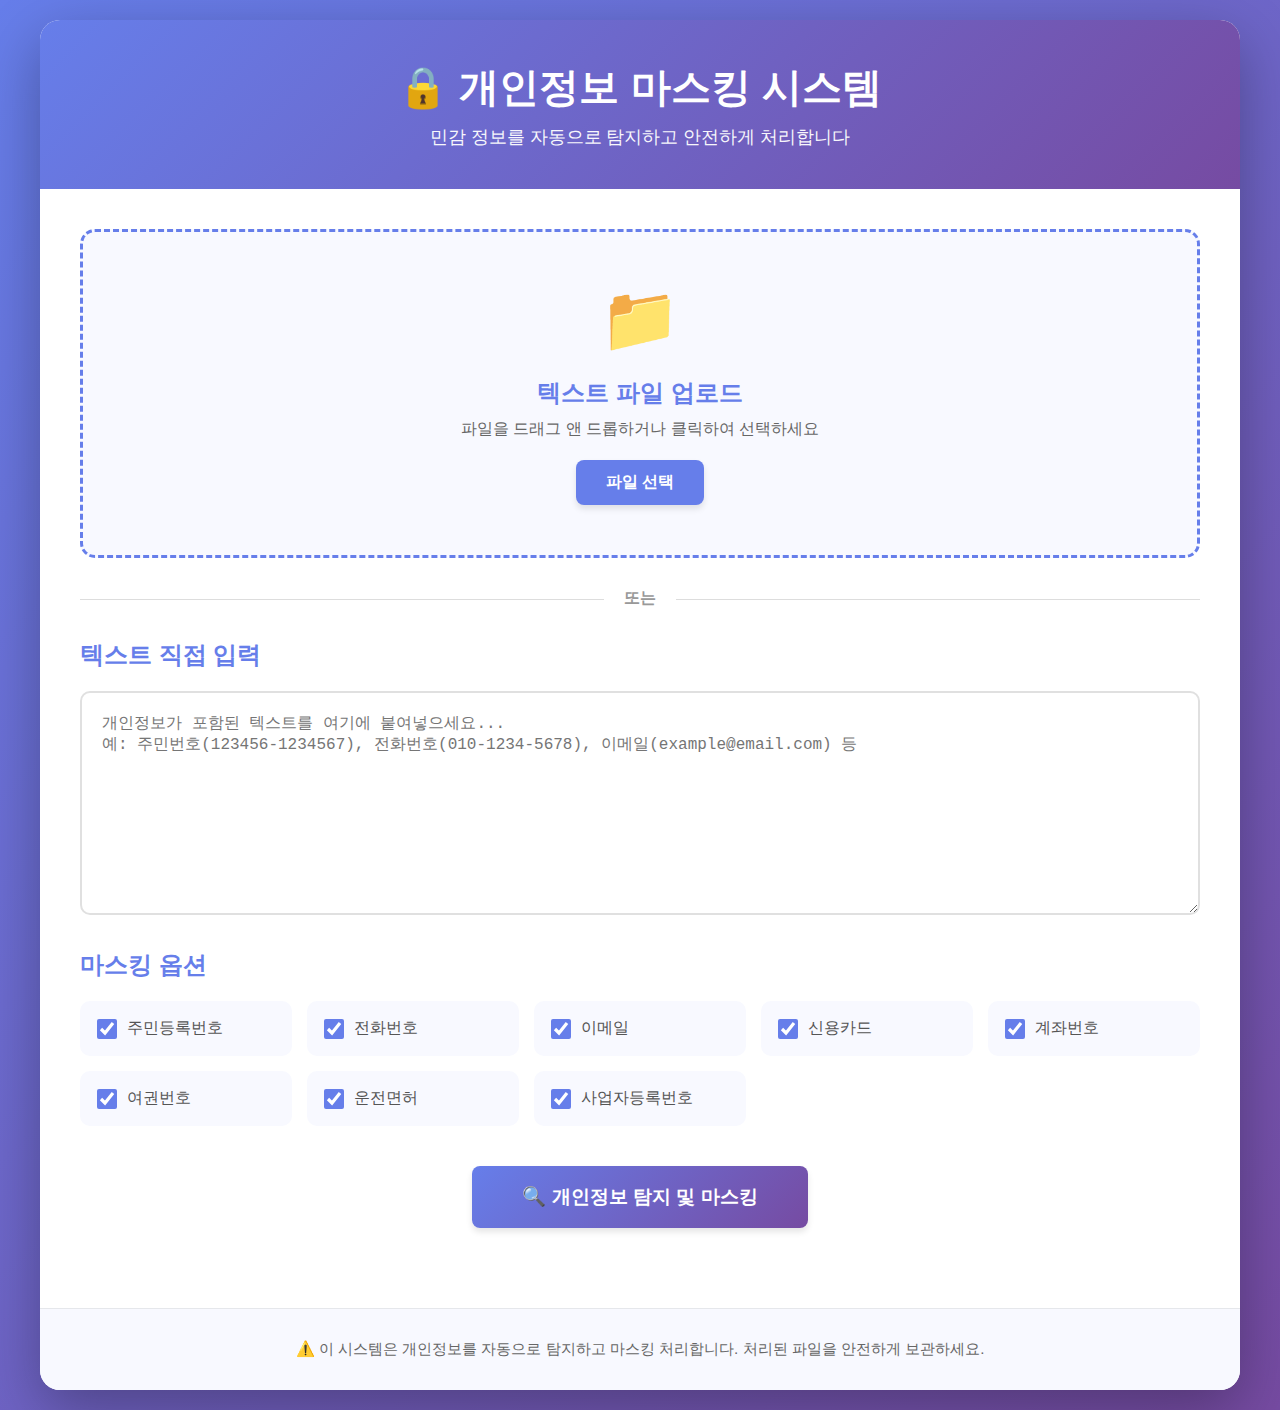
<file: 02_work/index.html>
<!DOCTYPE html>
<html lang="ko">
<head>
    <meta charset="UTF-8">
    <meta name="viewport" content="width=device-width, initial-scale=1.0">
    <title>개인정보 마스킹 시스템</title>
    <link rel="stylesheet" href="styles.css">
</head>
<body>
    <div class="container">
        <header>
            <h1>🔒 개인정보 마스킹 시스템</h1>
            <p class="subtitle">민감 정보를 자동으로 탐지하고 안전하게 처리합니다</p>
        </header>

        <main>
            <!-- 파일 업로드 섹션 -->
            <section class="upload-section">
                <div class="upload-area" id="uploadArea">
                    <div class="upload-icon">📁</div>
                    <h3>텍스트 파일 업로드</h3>
                    <p>파일을 드래그 앤 드롭하거나 클릭하여 선택하세요</p>
                    <input type="file" id="fileInput" accept=".txt" hidden>
                    <button class="btn btn-primary" onclick="document.getElementById('fileInput').click()">
                        파일 선택
                    </button>
                </div>
            </section>

            <!-- 또는 직접 입력 -->
            <div class="divider">
                <span>또는</span>
            </div>

            <!-- 텍스트 직접 입력 섹션 -->
            <section class="text-input-section">
                <h3>텍스트 직접 입력</h3>
                <textarea
                    id="inputText"
                    placeholder="개인정보가 포함된 텍스트를 여기에 붙여넣으세요...&#10;예: 주민번호(123456-1234567), 전화번호(010-1234-5678), 이메일(example@email.com) 등"
                    rows="10"
                ></textarea>
            </section>

            <!-- 마스킹 옵션 -->
            <section class="options-section">
                <h3>마스킹 옵션</h3>
                <div class="options-grid">
                    <label class="checkbox-label">
                        <input type="checkbox" id="maskSSN" checked>
                        <span>주민등록번호</span>
                    </label>
                    <label class="checkbox-label">
                        <input type="checkbox" id="maskPhone" checked>
                        <span>전화번호</span>
                    </label>
                    <label class="checkbox-label">
                        <input type="checkbox" id="maskEmail" checked>
                        <span>이메일</span>
                    </label>
                    <label class="checkbox-label">
                        <input type="checkbox" id="maskCard" checked>
                        <span>신용카드</span>
                    </label>
                    <label class="checkbox-label">
                        <input type="checkbox" id="maskAccount" checked>
                        <span>계좌번호</span>
                    </label>
                    <label class="checkbox-label">
                        <input type="checkbox" id="maskPassport" checked>
                        <span>여권번호</span>
                    </label>
                    <label class="checkbox-label">
                        <input type="checkbox" id="maskLicense" checked>
                        <span>운전면허</span>
                    </label>
                    <label class="checkbox-label">
                        <input type="checkbox" id="maskBusiness" checked>
                        <span>사업자등록번호</span>
                    </label>
                </div>
            </section>

            <!-- 실행 버튼 -->
            <section class="action-section">
                <button class="btn btn-large btn-process" id="processBtn" onclick="processMasking()">
                    🔍 개인정보 탐지 및 마스킹
                </button>
            </section>

            <!-- 결과 섹션 -->
            <section class="result-section" id="resultSection" style="display: none;">
                <div class="result-header">
                    <h3>처리 결과</h3>
                    <div class="detection-stats" id="detectionStats"></div>
                </div>

                <div class="result-panels">
                    <div class="panel">
                        <h4>원본 텍스트</h4>
                        <div class="text-display" id="originalText"></div>
                    </div>
                    <div class="panel">
                        <h4>마스킹된 텍스트</h4>
                        <div class="text-display" id="maskedText"></div>
                    </div>
                </div>

                <div class="result-actions">
                    <button class="btn btn-success" onclick="downloadMaskedText()">
                        💾 마스킹된 파일 다운로드
                    </button>
                    <button class="btn btn-secondary" onclick="copyToClipboard()">
                        📋 클립보드에 복사
                    </button>
                    <button class="btn btn-secondary" onclick="resetForm()">
                        🔄 초기화
                    </button>
                </div>
            </section>
        </main>

        <footer>
            <p>⚠️ 이 시스템은 개인정보를 자동으로 탐지하고 마스킹 처리합니다. 처리된 파일을 안전하게 보관하세요.</p>
        </footer>
    </div>

    <script src="script.js"></script>
</body>
</html>
</file>
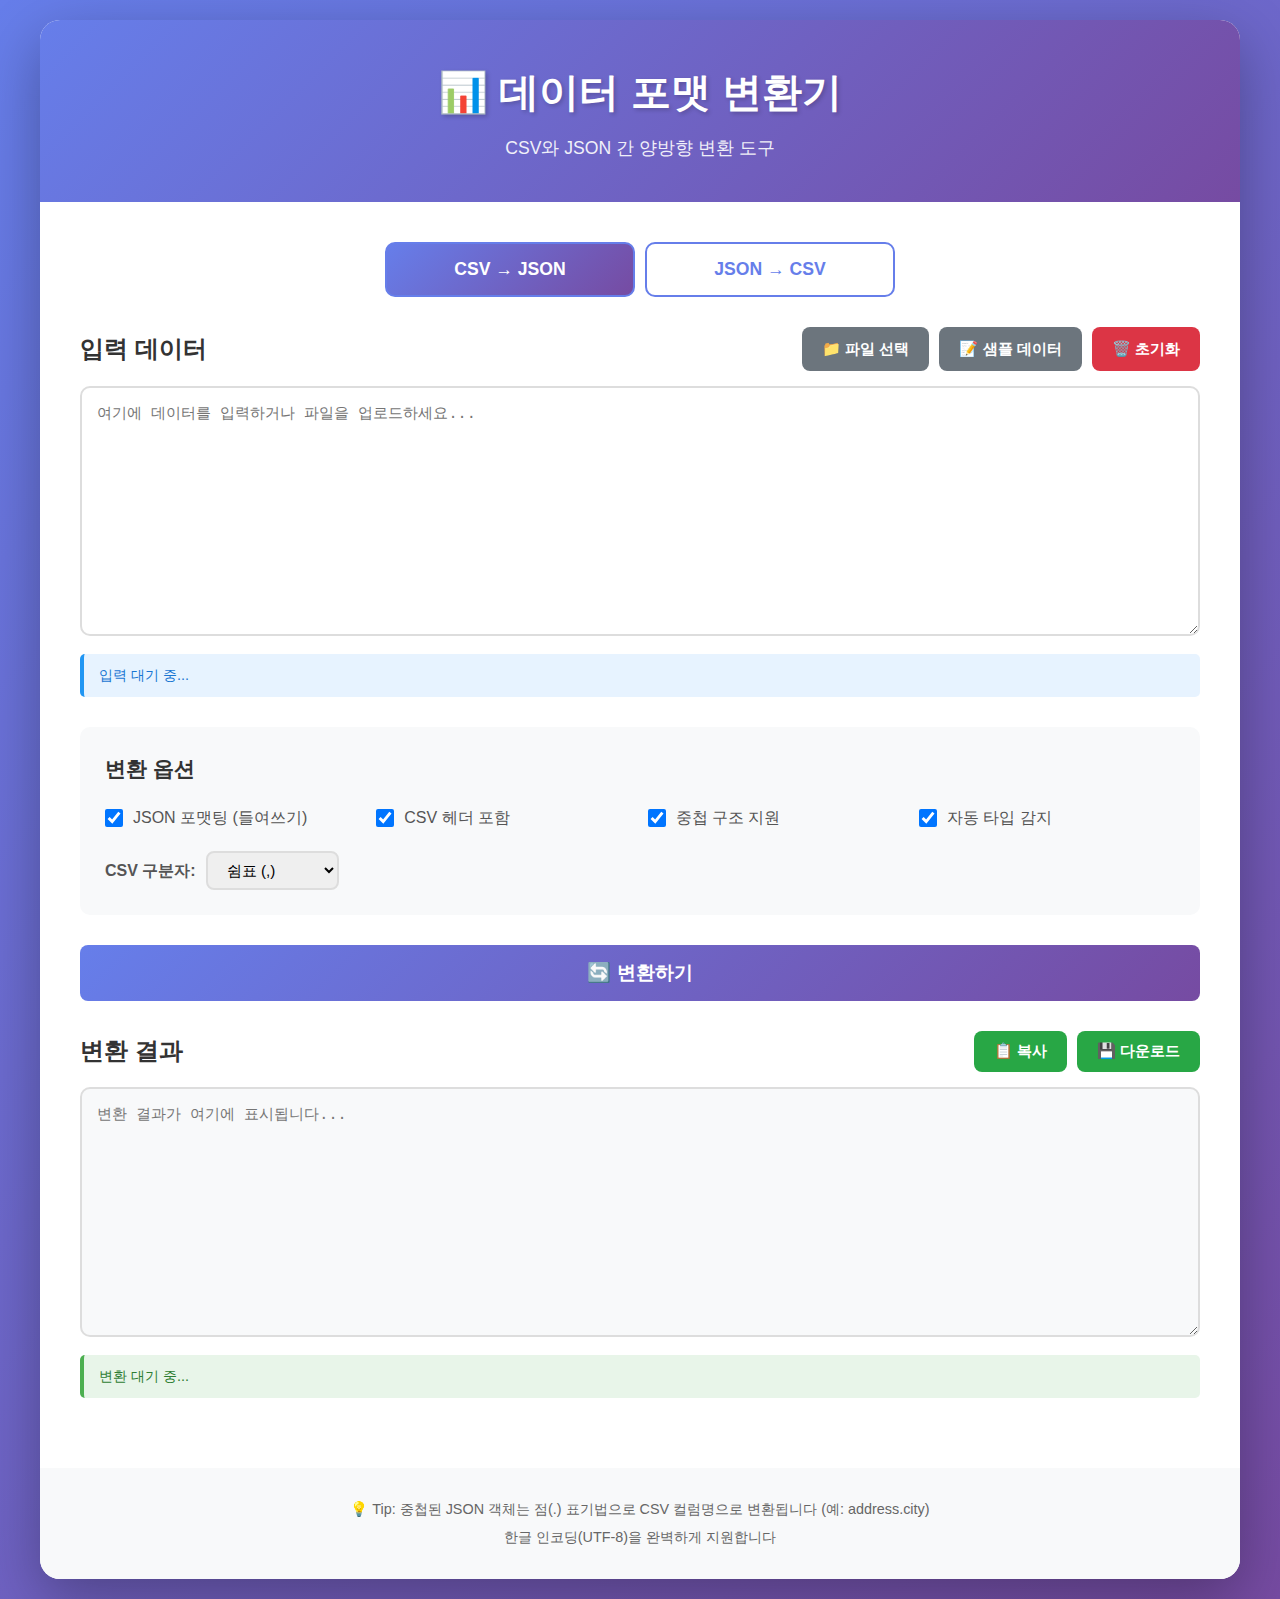
<file: 03_work/index.html>
<!DOCTYPE html>
<html lang="ko">
<head>
    <meta charset="UTF-8">
    <meta name="viewport" content="width=device-width, initial-scale=1.0">
    <title>데이터 포맷 변환기 - CSV ↔ JSON</title>
    <link rel="stylesheet" href="style.css">
</head>
<body>
    <div class="container">
        <header>
            <h1>📊 데이터 포맷 변환기</h1>
            <p class="subtitle">CSV와 JSON 간 양방향 변환 도구</p>
        </header>

        <div class="main-content">
            <!-- 변환 모드 선택 -->
            <div class="mode-selector">
                <button class="mode-btn active" id="csvToJsonBtn" onclick="switchMode('csvToJson')">
                    CSV → JSON
                </button>
                <button class="mode-btn" id="jsonToCsvBtn" onclick="switchMode('jsonToCsv')">
                    JSON → CSV
                </button>
            </div>

            <!-- 입력 영역 -->
            <div class="input-section">
                <div class="section-header">
                    <h2>입력 데이터</h2>
                    <div class="button-group">
                        <label for="fileInput" class="btn btn-secondary">
                            📁 파일 선택
                            <input type="file" id="fileInput" accept=".csv,.json" onchange="handleFileUpload(event)">
                        </label>
                        <button class="btn btn-secondary" onclick="loadSampleData()">📝 샘플 데이터</button>
                        <button class="btn btn-danger" onclick="clearInput()">🗑️ 초기화</button>
                    </div>
                </div>
                <textarea
                    id="inputData"
                    placeholder="여기에 데이터를 입력하거나 파일을 업로드하세요..."
                    rows="12"
                ></textarea>
                <div class="info-box">
                    <span id="inputInfo">입력 대기 중...</span>
                </div>
            </div>

            <!-- 변환 옵션 -->
            <div class="options-section">
                <h3>변환 옵션</h3>
                <div class="options-grid">
                    <label class="option-item">
                        <input type="checkbox" id="prettyPrint" checked>
                        <span>JSON 포맷팅 (들여쓰기)</span>
                    </label>
                    <label class="option-item">
                        <input type="checkbox" id="includeHeader" checked>
                        <span>CSV 헤더 포함</span>
                    </label>
                    <label class="option-item">
                        <input type="checkbox" id="supportNested" checked>
                        <span>중첩 구조 지원</span>
                    </label>
                    <label class="option-item">
                        <input type="checkbox" id="autoDetectTypes" checked>
                        <span>자동 타입 감지</span>
                    </label>
                </div>
                <div class="delimiter-section">
                    <label>CSV 구분자:</label>
                    <select id="delimiter">
                        <option value=",">쉼표 (,)</option>
                        <option value=";">세미콜론 (;)</option>
                        <option value="\t">탭 (Tab)</option>
                        <option value="|">파이프 (|)</option>
                    </select>
                </div>
            </div>

            <!-- 변환 버튼 -->
            <div class="convert-section">
                <button class="btn btn-primary btn-large" onclick="convertData()">
                    🔄 변환하기
                </button>
            </div>

            <!-- 출력 영역 -->
            <div class="output-section">
                <div class="section-header">
                    <h2>변환 결과</h2>
                    <div class="button-group">
                        <button class="btn btn-success" onclick="copyToClipboard()">📋 복사</button>
                        <button class="btn btn-success" onclick="downloadResult()">💾 다운로드</button>
                    </div>
                </div>
                <textarea
                    id="outputData"
                    placeholder="변환 결과가 여기에 표시됩니다..."
                    rows="12"
                    readonly
                ></textarea>
                <div class="info-box success">
                    <span id="outputInfo">변환 대기 중...</span>
                </div>
            </div>

            <!-- 통계 정보 -->
            <div class="stats-section" id="statsSection" style="display: none;">
                <h3>변환 통계</h3>
                <div class="stats-grid">
                    <div class="stat-item">
                        <span class="stat-label">처리 시간</span>
                        <span class="stat-value" id="processingTime">-</span>
                    </div>
                    <div class="stat-item">
                        <span class="stat-label">데이터 행 수</span>
                        <span class="stat-value" id="rowCount">-</span>
                    </div>
                    <div class="stat-item">
                        <span class="stat-label">컬럼 수</span>
                        <span class="stat-value" id="columnCount">-</span>
                    </div>
                    <div class="stat-item">
                        <span class="stat-label">데이터 크기</span>
                        <span class="stat-value" id="dataSize">-</span>
                    </div>
                </div>
            </div>
        </div>

        <footer>
            <p>💡 Tip: 중첩된 JSON 객체는 점(.) 표기법으로 CSV 컬럼명으로 변환됩니다 (예: address.city)</p>
            <p>한글 인코딩(UTF-8)을 완벽하게 지원합니다</p>
        </footer>
    </div>

    <script src="script.js"></script>
</body>
</html>
</file>
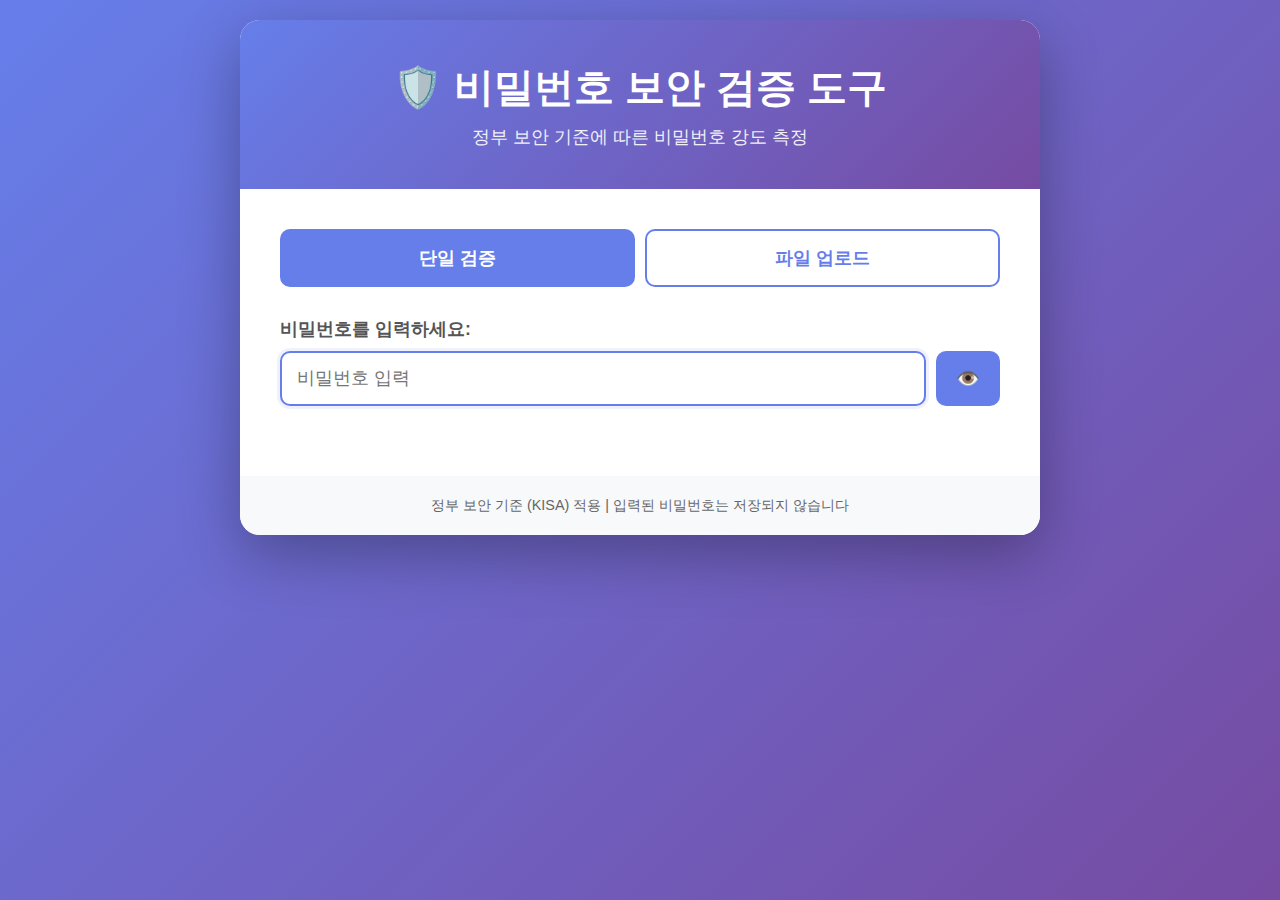
<file: 04_work/index.html>
<!DOCTYPE html>
<html lang="ko">
<head>
    <meta charset="UTF-8">
    <meta name="viewport" content="width=device-width, initial-scale=1.0">
    <title>비밀번호 보안 검증 도구</title>
    <link rel="stylesheet" href="style.css">
</head>
<body>
    <div class="container">
        <header>
            <h1>🛡️ 비밀번호 보안 검증 도구</h1>
            <p class="subtitle">정부 보안 기준에 따른 비밀번호 강도 측정</p>
        </header>

        <main>
            <div class="mode-selector">
                <button class="mode-btn active" id="singleModeBtn">단일 검증</button>
                <button class="mode-btn" id="batchModeBtn">파일 업로드</button>
            </div>

            <div class="input-section" id="singleMode">
                <label for="password">비밀번호를 입력하세요:</label>
                <div class="password-wrapper">
                    <input type="password" id="password" placeholder="비밀번호 입력">
                    <button type="button" id="togglePassword" class="toggle-btn">👁️</button>
                </div>
            </div>

            <div class="file-upload-section" id="batchMode" style="display: none;">
                <label for="fileInput">비밀번호 파일을 업로드하세요 (.txt 파일, 한 줄에 하나씩):</label>
                <div class="file-input-wrapper">
                    <input type="file" id="fileInput" accept=".txt" />
                    <button type="button" id="uploadBtn" class="upload-btn">📁 파일 선택</button>
                    <span id="fileName" class="file-name">선택된 파일 없음</span>
                </div>
                <button type="button" id="checkFileBtn" class="check-btn" style="display: none;">검증 시작</button>
            </div>

            <div class="result-section" id="resultSection" style="display: none;">
                <div class="strength-meter">
                    <div class="strength-bar" id="strengthBar"></div>
                </div>

                <div class="score-display">
                    <h2>보안 점수: <span id="scoreValue">0</span>/100</h2>
                    <p class="strength-level" id="strengthLevel"></p>
                </div>

                <div class="criteria-list">
                    <h3>검증 항목</h3>
                    <ul id="criteriaList"></ul>
                </div>

                <div class="recommendations" id="recommendations">
                    <h3>개선 방안</h3>
                    <ul id="recommendationList"></ul>
                </div>

                <div class="security-tips">
                    <h3>보안 팁</h3>
                    <ul>
                        <li>비밀번호는 최소 3개월마다 변경하세요</li>
                        <li>여러 사이트에서 동일한 비밀번호를 사용하지 마세요</li>
                        <li>개인정보(이름, 생년월일 등)를 포함하지 마세요</li>
                        <li>비밀번호 관리자 사용을 고려하세요</li>
                    </ul>
                </div>
            </div>

            <div class="batch-result-section" id="batchResultSection" style="display: none;">
                <div class="batch-summary">
                    <h2>파일 검증 결과</h2>
                    <div class="summary-stats">
                        <div class="stat-card">
                            <div class="stat-value" id="totalPasswords">0</div>
                            <div class="stat-label">총 비밀번호</div>
                        </div>
                        <div class="stat-card strong">
                            <div class="stat-value" id="strongCount">0</div>
                            <div class="stat-label">매우 강함</div>
                        </div>
                        <div class="stat-card good">
                            <div class="stat-value" id="goodCount">0</div>
                            <div class="stat-label">좋음</div>
                        </div>
                        <div class="stat-card fair">
                            <div class="stat-value" id="fairCount">0</div>
                            <div class="stat-label">보통</div>
                        </div>
                        <div class="stat-card weak">
                            <div class="stat-value" id="weakCount">0</div>
                            <div class="stat-label">매우 약함</div>
                        </div>
                    </div>
                    <div class="average-score">
                        <h3>평균 보안 점수: <span id="averageScore">0</span>/100</h3>
                    </div>
                </div>

                <div class="batch-details">
                    <h3>상세 결과</h3>
                    <div class="table-wrapper">
                        <table id="resultTable">
                            <thead>
                                <tr>
                                    <th>#</th>
                                    <th>비밀번호</th>
                                    <th>점수</th>
                                    <th>강도</th>
                                    <th>주요 문제점</th>
                                </tr>
                            </thead>
                            <tbody id="resultTableBody"></tbody>
                        </table>
                    </div>
                </div>

                <button type="button" id="downloadReportBtn" class="download-btn">📥 결과 다운로드 (CSV)</button>
            </div>
        </main>

        <footer>
            <p>정부 보안 기준 (KISA) 적용 | 입력된 비밀번호는 저장되지 않습니다</p>
        </footer>
    </div>

    <script src="script.js"></script>
</body>
</html>
</file>
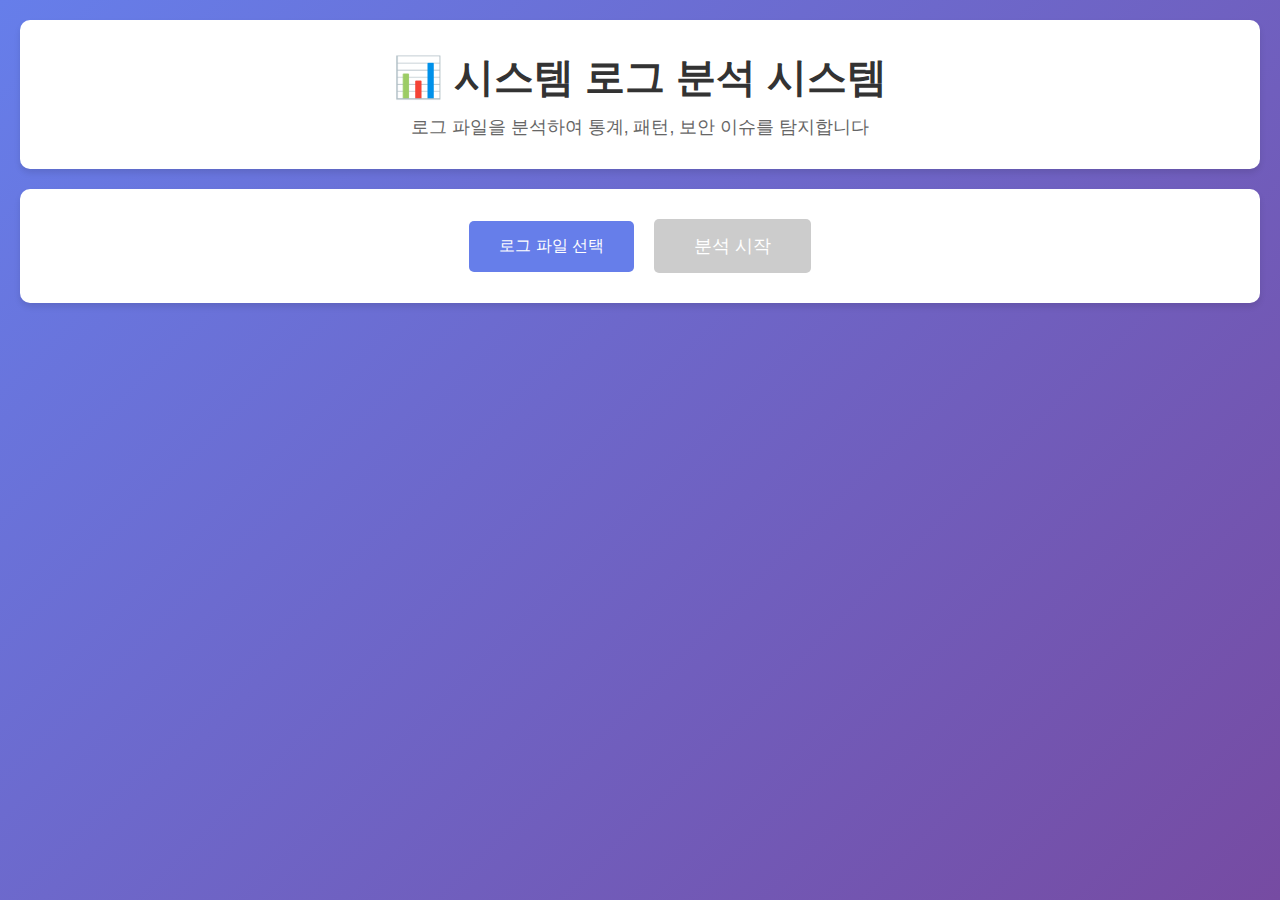
<file: 05_work/index.html>
<!DOCTYPE html>
<html lang="ko">
<head>
    <meta charset="UTF-8">
    <meta name="viewport" content="width=device-width, initial-scale=1.0">
    <title>시스템 로그 분석 시스템</title>
    <link rel="stylesheet" href="style.css">
</head>
<body>
    <div class="container">
        <header>
            <h1>📊 시스템 로그 분석 시스템</h1>
            <p>로그 파일을 분석하여 통계, 패턴, 보안 이슈를 탐지합니다</p>
        </header>

        <div class="upload-section">
            <label for="logFile" class="file-label">
                <span>로그 파일 선택</span>
                <input type="file" id="logFile" accept=".log,.txt" />
            </label>
            <button id="analyzeBtn" class="btn-primary" disabled>분석 시작</button>
        </div>

        <div id="results" class="results-container" style="display: none;">
            <!-- 요약 통계 -->
            <section class="summary-section">
                <h2>📈 요약 통계</h2>
                <div class="stats-grid">
                    <div class="stat-card">
                        <div class="stat-label">총 로그 수</div>
                        <div class="stat-value" id="totalLogs">0</div>
                    </div>
                    <div class="stat-card info">
                        <div class="stat-label">INFO</div>
                        <div class="stat-value" id="infoCount">0</div>
                    </div>
                    <div class="stat-card warning">
                        <div class="stat-label">WARNING</div>
                        <div class="stat-value" id="warningCount">0</div>
                    </div>
                    <div class="stat-card error">
                        <div class="stat-label">ERROR</div>
                        <div class="stat-value" id="errorCount">0</div>
                    </div>
                    <div class="stat-card critical">
                        <div class="stat-label">CRITICAL</div>
                        <div class="stat-value" id="criticalCount">0</div>
                    </div>
                </div>
            </section>

            <!-- 시각화 차트 -->
            <section class="chart-section">
                <h2>📊 로그 레벨별 분포</h2>
                <div class="chart-container">
                    <canvas id="levelChart"></canvas>
                </div>
            </section>

            <!-- 시간대별 분석 -->
            <section class="time-analysis-section">
                <h2>⏰ 시간대별 분석</h2>
                <div class="chart-container">
                    <canvas id="timeChart"></canvas>
                </div>
                <div class="time-stats">
                    <h3>시간대별 요약</h3>
                    <div id="timeStatsList"></div>
                </div>
            </section>

            <!-- 보안 이슈 -->
            <section class="security-section">
                <h2>🔒 보안 이슈</h2>
                <div id="securityIssues" class="issue-list"></div>
            </section>

            <!-- 에러 패턴 -->
            <section class="pattern-section">
                <h2>🔍 에러 패턴 분석</h2>
                <div id="errorPatterns" class="pattern-list"></div>
            </section>

            <!-- IP 분석 -->
            <section class="ip-section">
                <h2>🌐 IP 주소 분석</h2>
                <div id="ipAnalysis" class="ip-list"></div>
            </section>

            <!-- 상세 로그 -->
            <section class="log-details-section">
                <h2>📝 상세 로그</h2>
                <div class="filter-controls">
                    <select id="levelFilter">
                        <option value="all">모든 레벨</option>
                        <option value="INFO">INFO</option>
                        <option value="WARNING">WARNING</option>
                        <option value="ERROR">ERROR</option>
                        <option value="CRITICAL">CRITICAL</option>
                    </select>
                </div>
                <div id="logDetails" class="log-list"></div>
            </section>
        </div>
    </div>

    <script src="script.js"></script>
</body>
</html>
</file>
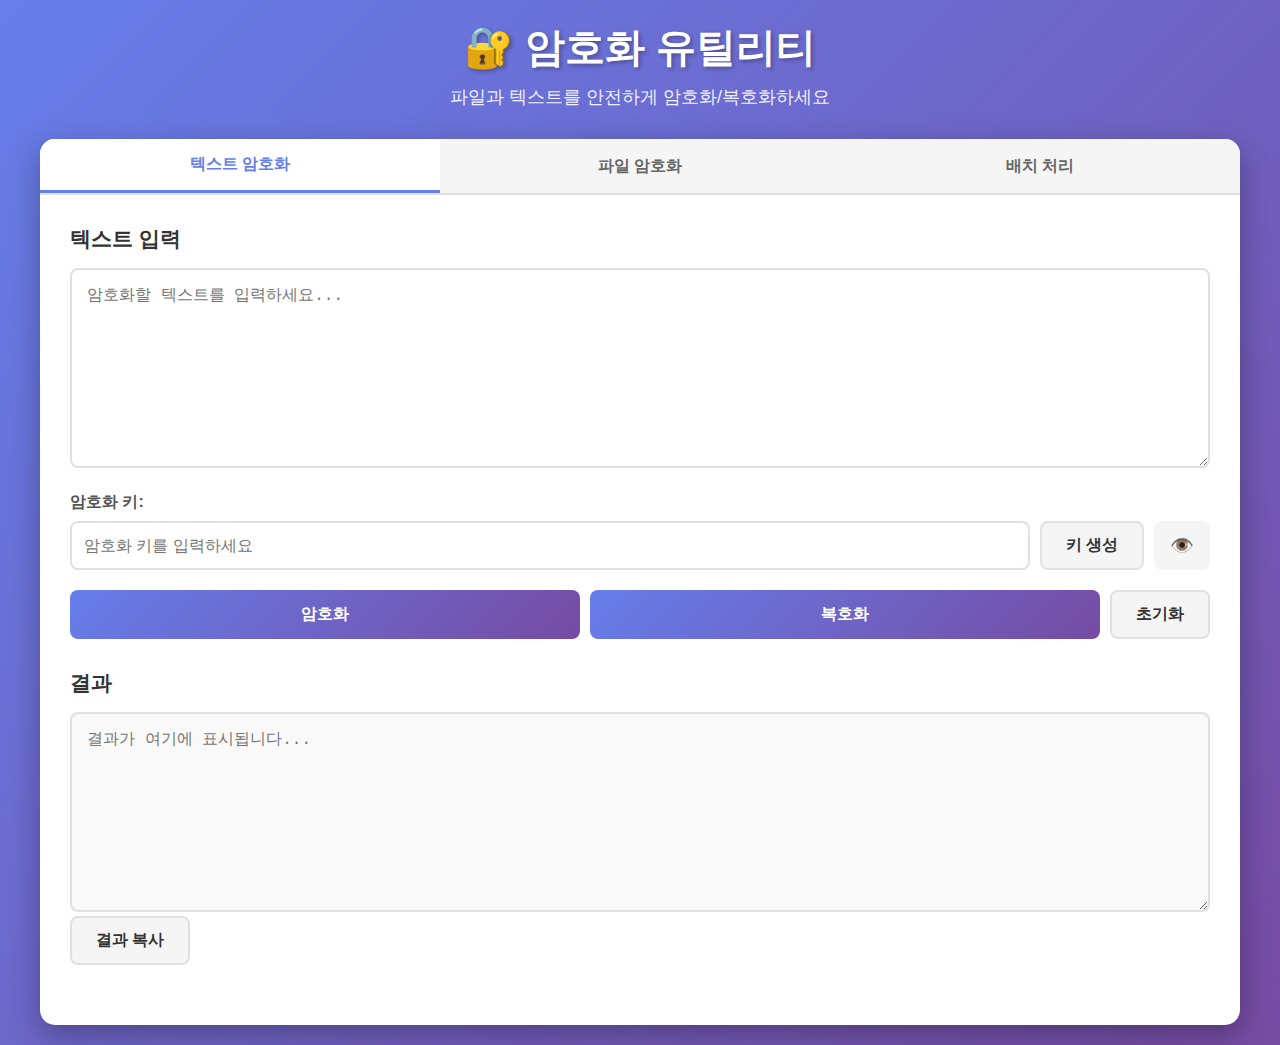
<file: 06_work/index.html>
<!DOCTYPE html>
<html lang="ko">
<head>
    <meta charset="UTF-8">
    <meta name="viewport" content="width=device-width, initial-scale=1.0">
    <title>암호화 유틸리티</title>
    <link rel="stylesheet" href="style.css">
</head>
<body>
    <div class="container">
        <header>
            <h1>🔐 암호화 유틸리티</h1>
            <p>파일과 텍스트를 안전하게 암호화/복호화하세요</p>
        </header>

        <div class="main-content">
            <!-- 탭 메뉴 -->
            <div class="tabs">
                <button class="tab-btn active" data-tab="text">텍스트 암호화</button>
                <button class="tab-btn" data-tab="file">파일 암호화</button>
                <button class="tab-btn" data-tab="batch">배치 처리</button>
            </div>

            <!-- 텍스트 암호화 탭 -->
            <div class="tab-content active" id="text-tab">
                <div class="input-section">
                    <h2>텍스트 입력</h2>
                    <textarea id="text-input" placeholder="암호화할 텍스트를 입력하세요..."></textarea>

                    <div class="key-section">
                        <label for="text-key">암호화 키:</label>
                        <div class="key-input-group">
                            <input type="password" id="text-key" placeholder="암호화 키를 입력하세요">
                            <button class="btn-secondary" id="generate-text-key">키 생성</button>
                            <button class="btn-icon" id="toggle-text-key">👁️</button>
                        </div>
                    </div>

                    <div class="button-group">
                        <button class="btn-primary" id="encrypt-text">암호화</button>
                        <button class="btn-primary" id="decrypt-text">복호화</button>
                        <button class="btn-secondary" id="clear-text">초기화</button>
                    </div>
                </div>

                <div class="output-section">
                    <h2>결과</h2>
                    <textarea id="text-output" readonly placeholder="결과가 여기에 표시됩니다..."></textarea>
                    <button class="btn-secondary" id="copy-text">결과 복사</button>
                </div>
            </div>

            <!-- 파일 암호화 탭 -->
            <div class="tab-content" id="file-tab">
                <div class="input-section">
                    <h2>파일 선택</h2>
                    <div class="file-upload">
                        <input type="file" id="file-input" accept="*/*">
                        <label for="file-input" class="file-label">
                            <span id="file-name">파일을 선택하거나 드래그하세요</span>
                        </label>
                    </div>

                    <div class="file-info" id="file-info" style="display: none;">
                        <p><strong>파일명:</strong> <span id="info-name"></span></p>
                        <p><strong>크기:</strong> <span id="info-size"></span></p>
                        <p><strong>타입:</strong> <span id="info-type"></span></p>
                    </div>

                    <div class="key-section">
                        <label for="file-key">암호화 키:</label>
                        <div class="key-input-group">
                            <input type="password" id="file-key" placeholder="암호화 키를 입력하세요">
                            <button class="btn-secondary" id="generate-file-key">키 생성</button>
                            <button class="btn-icon" id="toggle-file-key">👁️</button>
                        </div>
                    </div>

                    <div class="button-group">
                        <button class="btn-primary" id="encrypt-file">암호화</button>
                        <button class="btn-primary" id="decrypt-file">복호화</button>
                    </div>
                </div>

                <div class="output-section">
                    <h2>다운로드</h2>
                    <div id="file-output" class="file-output">
                        <p>암호화/복호화된 파일이 여기에 표시됩니다</p>
                    </div>
                </div>
            </div>

            <!-- 배치 처리 탭 -->
            <div class="tab-content" id="batch-tab">
                <div class="input-section">
                    <h2>여러 파일 선택</h2>
                    <div class="file-upload">
                        <input type="file" id="batch-input" accept="*/*" multiple>
                        <label for="batch-input" class="file-label">
                            <span id="batch-file-name">여러 파일을 선택하거나 드래그하세요</span>
                        </label>
                    </div>

                    <div id="batch-file-list" class="batch-file-list"></div>

                    <div class="key-section">
                        <label for="batch-key">암호화 키:</label>
                        <div class="key-input-group">
                            <input type="password" id="batch-key" placeholder="암호화 키를 입력하세요">
                            <button class="btn-secondary" id="generate-batch-key">키 생성</button>
                            <button class="btn-icon" id="toggle-batch-key">👁️</button>
                        </div>
                    </div>

                    <div class="button-group">
                        <button class="btn-primary" id="encrypt-batch">전체 암호화</button>
                        <button class="btn-primary" id="decrypt-batch">전체 복호화</button>
                        <button class="btn-secondary" id="clear-batch">목록 초기화</button>
                    </div>
                </div>

                <div class="output-section">
                    <h2>처리 결과</h2>
                    <div id="batch-progress" class="batch-progress"></div>
                    <div id="batch-output" class="batch-output"></div>
                </div>
            </div>
        </div>

        <!-- 알림 메시지 -->
        <div id="notification" class="notification"></div>
    </div>

    <script src="script.js"></script>
</body>
</html>
</file>
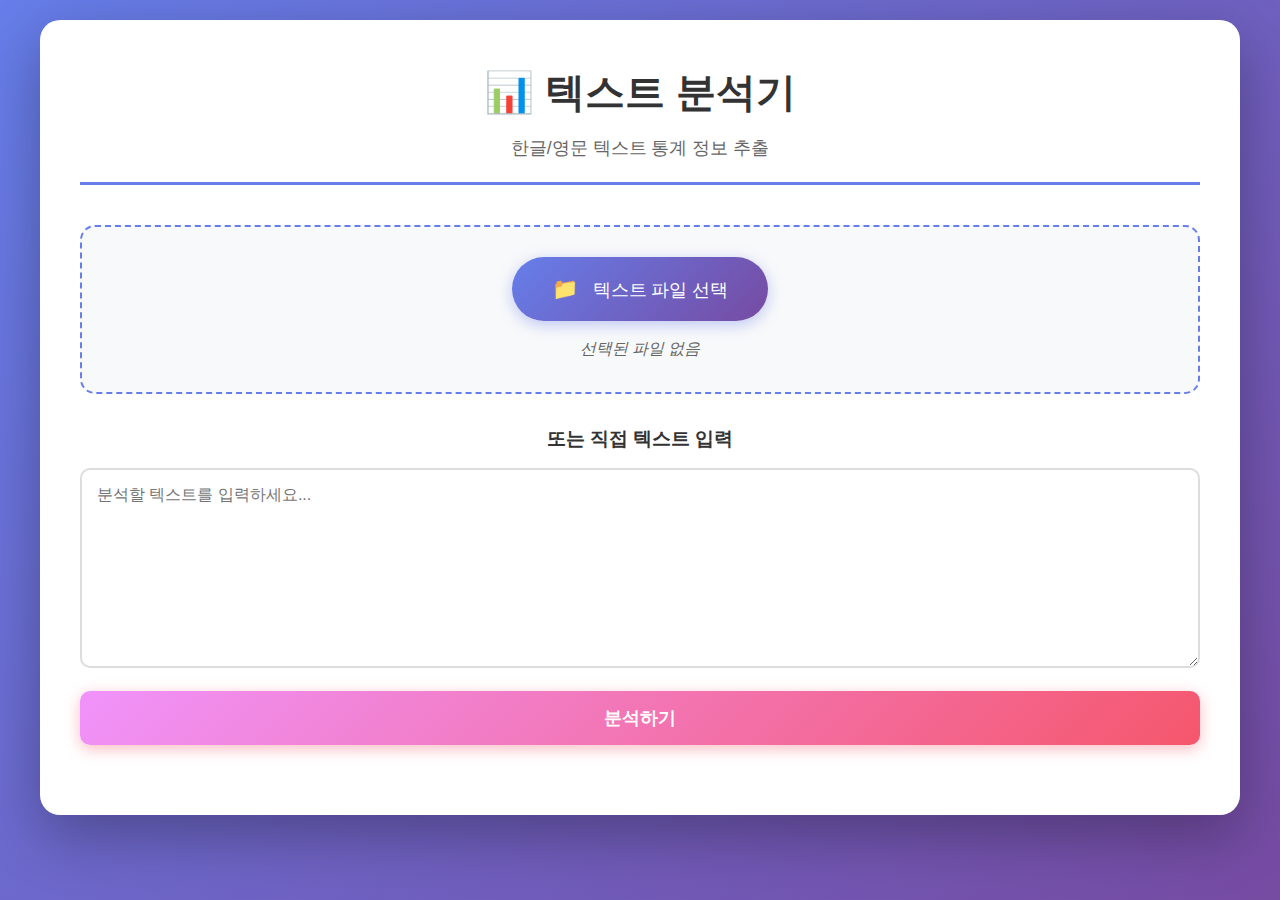
<file: 01_work/text_analyzer.html>
<!DOCTYPE html>
<html lang="ko">
<head>
    <meta charset="UTF-8">
    <meta name="viewport" content="width=device-width, initial-scale=1.0">
    <title>텍스트 분석기 - Text Analyzer</title>
    <link rel="stylesheet" href="style.css">
</head>
<body>
    <div class="container">
        <header>
            <h1>📊 텍스트 분석기</h1>
            <p class="subtitle">한글/영문 텍스트 통계 정보 추출</p>
        </header>

        <div class="upload-section">
            <label for="fileInput" class="file-label">
                <span class="icon">📁</span>
                <span class="text">텍스트 파일 선택</span>
            </label>
            <input type="file" id="fileInput" accept=".txt" class="file-input">
            <p class="file-name" id="fileName">선택된 파일 없음</p>
        </div>

        <div class="text-input-section">
            <h3>또는 직접 텍스트 입력</h3>
            <textarea id="textInput" placeholder="분석할 텍스트를 입력하세요..."></textarea>
            <button id="analyzeBtn" class="analyze-btn">분석하기</button>
        </div>

        <div id="results" class="results hidden">
            <h2>📈 분석 결과</h2>

            <div class="stats-grid">
                <div class="stat-card">
                    <div class="stat-icon">📝</div>
                    <div class="stat-content">
                        <h3>총 문자 수</h3>
                        <p class="stat-value" id="charCount">0</p>
                        <span class="stat-detail">공백 포함</span>
                    </div>
                </div>

                <div class="stat-card">
                    <div class="stat-icon">🔤</div>
                    <div class="stat-content">
                        <h3>문자 수 (공백 제외)</h3>
                        <p class="stat-value" id="charCountNoSpace">0</p>
                        <span class="stat-detail">실제 문자만</span>
                    </div>
                </div>

                <div class="stat-card">
                    <div class="stat-icon">📖</div>
                    <div class="stat-content">
                        <h3>단어 수</h3>
                        <p class="stat-value" id="wordCount">0</p>
                        <span class="stat-detail">한글/영문 단어</span>
                    </div>
                </div>

                <div class="stat-card">
                    <div class="stat-icon">📄</div>
                    <div class="stat-content">
                        <h3>문장 수</h3>
                        <p class="stat-value" id="sentenceCount">0</p>
                        <span class="stat-detail">완전한 문장</span>
                    </div>
                </div>

                <div class="stat-card">
                    <div class="stat-icon">🇰🇷</div>
                    <div class="stat-content">
                        <h3>한글 문자</h3>
                        <p class="stat-value" id="koreanCount">0</p>
                        <span class="stat-detail">한글만</span>
                    </div>
                </div>

                <div class="stat-card">
                    <div class="stat-icon">🇺🇸</div>
                    <div class="stat-content">
                        <h3>영문 문자</h3>
                        <p class="stat-value" id="englishCount">0</p>
                        <span class="stat-detail">영문만</span>
                    </div>
                </div>

                <div class="stat-card">
                    <div class="stat-icon">🔢</div>
                    <div class="stat-content">
                        <h3>숫자</h3>
                        <p class="stat-value" id="numberCount">0</p>
                        <span class="stat-detail">0-9</span>
                    </div>
                </div>

                <div class="stat-card">
                    <div class="stat-icon">📏</div>
                    <div class="stat-content">
                        <h3>줄 수</h3>
                        <p class="stat-value" id="lineCount">0</p>
                        <span class="stat-detail">전체 라인</span>
                    </div>
                </div>
            </div>

            <div class="detail-stats">
                <h3>📊 상세 통계</h3>
                <div class="detail-grid">
                    <div class="detail-item">
                        <span class="detail-label">평균 단어 길이:</span>
                        <span class="detail-value" id="avgWordLength">0</span>
                    </div>
                    <div class="detail-item">
                        <span class="detail-label">평균 문장 길이:</span>
                        <span class="detail-value" id="avgSentenceLength">0</span>
                    </div>
                    <div class="detail-item">
                        <span class="detail-label">한글 비율:</span>
                        <span class="detail-value" id="koreanPercent">0%</span>
                    </div>
                    <div class="detail-item">
                        <span class="detail-label">영문 비율:</span>
                        <span class="detail-value" id="englishPercent">0%</span>
                    </div>
                </div>
            </div>
        </div>
    </div>

    <script src="script.js"></script>
</body>
</html>
</file>
<file: 02_work/styles.css>
* {
    margin: 0;
    padding: 0;
    box-sizing: border-box;
}

body {
    font-family: 'Segoe UI', Tahoma, Geneva, Verdana, sans-serif;
    background: linear-gradient(135deg, #667eea 0%, #764ba2 100%);
    min-height: 100vh;
    padding: 20px;
    color: #333;
}

.container {
    max-width: 1200px;
    margin: 0 auto;
    background: white;
    border-radius: 20px;
    box-shadow: 0 20px 60px rgba(0, 0, 0, 0.3);
    overflow: hidden;
}

/* Header */
header {
    background: linear-gradient(135deg, #667eea 0%, #764ba2 100%);
    color: white;
    padding: 40px;
    text-align: center;
}

header h1 {
    font-size: 2.5em;
    margin-bottom: 10px;
    font-weight: 700;
}

.subtitle {
    font-size: 1.1em;
    opacity: 0.95;
}

/* Main Content */
main {
    padding: 40px;
}

section {
    margin-bottom: 30px;
}

h3 {
    color: #667eea;
    margin-bottom: 20px;
    font-size: 1.5em;
    font-weight: 600;
}

h4 {
    color: #555;
    margin-bottom: 15px;
    font-size: 1.2em;
}

/* Upload Section */
.upload-section {
    margin-bottom: 30px;
}

.upload-area {
    border: 3px dashed #667eea;
    border-radius: 15px;
    padding: 50px;
    text-align: center;
    background: #f8f9ff;
    transition: all 0.3s ease;
    cursor: pointer;
}

.upload-area:hover {
    border-color: #764ba2;
    background: #f0f2ff;
    transform: translateY(-2px);
}

.upload-area.drag-over {
    border-color: #764ba2;
    background: #e8ebff;
    transform: scale(1.02);
}

.upload-icon {
    font-size: 4em;
    margin-bottom: 20px;
}

.upload-area h3 {
    color: #667eea;
    margin-bottom: 10px;
}

.upload-area p {
    color: #666;
    margin-bottom: 20px;
}

/* Divider */
.divider {
    text-align: center;
    margin: 30px 0;
    position: relative;
}

.divider::before {
    content: '';
    position: absolute;
    top: 50%;
    left: 0;
    right: 0;
    height: 1px;
    background: #ddd;
}

.divider span {
    background: white;
    padding: 0 20px;
    position: relative;
    color: #999;
    font-weight: 600;
}

/* Text Input Section */
.text-input-section textarea {
    width: 100%;
    padding: 20px;
    border: 2px solid #e0e0e0;
    border-radius: 10px;
    font-size: 1em;
    font-family: 'Courier New', monospace;
    resize: vertical;
    transition: border-color 0.3s ease;
}

.text-input-section textarea:focus {
    outline: none;
    border-color: #667eea;
    box-shadow: 0 0 0 3px rgba(102, 126, 234, 0.1);
}

/* Options Section */
.options-grid {
    display: grid;
    grid-template-columns: repeat(auto-fit, minmax(200px, 1fr));
    gap: 15px;
}

.checkbox-label {
    display: flex;
    align-items: center;
    padding: 15px;
    background: #f8f9ff;
    border-radius: 10px;
    cursor: pointer;
    transition: all 0.3s ease;
    border: 2px solid transparent;
}

.checkbox-label:hover {
    background: #f0f2ff;
    border-color: #667eea;
}

.checkbox-label input[type="checkbox"] {
    width: 20px;
    height: 20px;
    margin-right: 10px;
    cursor: pointer;
    accent-color: #667eea;
}

.checkbox-label span {
    font-weight: 500;
    color: #555;
}

/* Buttons */
.btn {
    padding: 12px 30px;
    border: none;
    border-radius: 8px;
    font-size: 1em;
    font-weight: 600;
    cursor: pointer;
    transition: all 0.3s ease;
    box-shadow: 0 4px 6px rgba(0, 0, 0, 0.1);
}

.btn:hover {
    transform: translateY(-2px);
    box-shadow: 0 6px 12px rgba(0, 0, 0, 0.15);
}

.btn:active {
    transform: translateY(0);
}

.btn-primary {
    background: #667eea;
    color: white;
}

.btn-primary:hover {
    background: #5568d3;
}

.btn-large {
    padding: 18px 50px;
    font-size: 1.2em;
}

.btn-process {
    background: linear-gradient(135deg, #667eea 0%, #764ba2 100%);
    color: white;
}

.btn-success {
    background: #10b981;
    color: white;
}

.btn-success:hover {
    background: #059669;
}

.btn-secondary {
    background: #6b7280;
    color: white;
}

.btn-secondary:hover {
    background: #4b5563;
}

/* Action Section */
.action-section {
    text-align: center;
    margin: 40px 0;
}

/* Result Section */
.result-section {
    margin-top: 40px;
    padding: 30px;
    background: #f8f9ff;
    border-radius: 15px;
    border: 2px solid #667eea;
}

.result-header {
    margin-bottom: 30px;
}

.detection-stats {
    display: flex;
    flex-wrap: wrap;
    gap: 15px;
    margin-top: 15px;
}

.stat-badge {
    display: inline-flex;
    align-items: center;
    padding: 8px 15px;
    background: white;
    border-radius: 20px;
    font-size: 0.9em;
    box-shadow: 0 2px 4px rgba(0, 0, 0, 0.1);
}

.stat-badge .label {
    color: #666;
    margin-right: 8px;
}

.stat-badge .count {
    background: #667eea;
    color: white;
    padding: 2px 10px;
    border-radius: 10px;
    font-weight: 700;
}

.result-panels {
    display: grid;
    grid-template-columns: 1fr 1fr;
    gap: 20px;
    margin-bottom: 30px;
}

@media (max-width: 768px) {
    .result-panels {
        grid-template-columns: 1fr;
    }
}

.panel {
    background: white;
    border-radius: 10px;
    padding: 20px;
    box-shadow: 0 2px 8px rgba(0, 0, 0, 0.1);
}

.text-display {
    background: #f9fafb;
    padding: 20px;
    border-radius: 8px;
    border: 1px solid #e5e7eb;
    white-space: pre-wrap;
    word-wrap: break-word;
    font-family: 'Courier New', monospace;
    font-size: 0.9em;
    line-height: 1.6;
    max-height: 400px;
    overflow-y: auto;
    color: #333;
}

.text-display .masked {
    background: #fef3c7;
    color: #92400e;
    padding: 2px 4px;
    border-radius: 3px;
    font-weight: 600;
}

.result-actions {
    display: flex;
    gap: 15px;
    justify-content: center;
    flex-wrap: wrap;
}

/* Footer */
footer {
    background: #f8f9ff;
    padding: 30px;
    text-align: center;
    color: #666;
    border-top: 1px solid #e5e7eb;
}

footer p {
    font-size: 0.95em;
}

/* Animations */
@keyframes fadeIn {
    from {
        opacity: 0;
        transform: translateY(20px);
    }
    to {
        opacity: 1;
        transform: translateY(0);
    }
}

.result-section {
    animation: fadeIn 0.5s ease;
}

/* Scrollbar Styling */
.text-display::-webkit-scrollbar {
    width: 8px;
}

.text-display::-webkit-scrollbar-track {
    background: #f1f1f1;
    border-radius: 10px;
}

.text-display::-webkit-scrollbar-thumb {
    background: #667eea;
    border-radius: 10px;
}

.text-display::-webkit-scrollbar-thumb:hover {
    background: #5568d3;
}

/* Responsive Design */
@media (max-width: 768px) {
    header h1 {
        font-size: 1.8em;
    }

    .upload-area {
        padding: 30px;
    }

    main {
        padding: 20px;
    }

    .options-grid {
        grid-template-columns: 1fr;
    }
}
</file>
<file: 03_work/style.css>
/* 전역 스타일 */
* {
    margin: 0;
    padding: 0;
    box-sizing: border-box;
}

body {
    font-family: 'Segoe UI', Tahoma, Geneva, Verdana, sans-serif;
    background: linear-gradient(135deg, #667eea 0%, #764ba2 100%);
    min-height: 100vh;
    padding: 20px;
    line-height: 1.6;
}

.container {
    max-width: 1200px;
    margin: 0 auto;
    background: white;
    border-radius: 20px;
    box-shadow: 0 20px 60px rgba(0, 0, 0, 0.3);
    overflow: hidden;
}

/* 헤더 */
header {
    background: linear-gradient(135deg, #667eea 0%, #764ba2 100%);
    color: white;
    padding: 40px;
    text-align: center;
}

header h1 {
    font-size: 2.5em;
    margin-bottom: 10px;
    text-shadow: 2px 2px 4px rgba(0, 0, 0, 0.2);
}

.subtitle {
    font-size: 1.1em;
    opacity: 0.9;
}

/* 메인 콘텐츠 */
.main-content {
    padding: 40px;
}

/* 모드 선택 버튼 */
.mode-selector {
    display: flex;
    gap: 10px;
    margin-bottom: 30px;
    justify-content: center;
}

.mode-btn {
    flex: 1;
    max-width: 250px;
    padding: 15px 30px;
    font-size: 1.1em;
    font-weight: bold;
    border: 2px solid #667eea;
    background: white;
    color: #667eea;
    border-radius: 10px;
    cursor: pointer;
    transition: all 0.3s ease;
}

.mode-btn:hover {
    transform: translateY(-2px);
    box-shadow: 0 5px 15px rgba(102, 126, 234, 0.3);
}

.mode-btn.active {
    background: linear-gradient(135deg, #667eea 0%, #764ba2 100%);
    color: white;
}

/* 섹션 공통 스타일 */
.input-section,
.output-section {
    margin-bottom: 30px;
}

.section-header {
    display: flex;
    justify-content: space-between;
    align-items: center;
    margin-bottom: 15px;
    flex-wrap: wrap;
    gap: 10px;
}

.section-header h2 {
    color: #333;
    font-size: 1.5em;
}

/* 버튼 그룹 */
.button-group {
    display: flex;
    gap: 10px;
    flex-wrap: wrap;
}

/* 버튼 스타일 */
.btn {
    padding: 10px 20px;
    border: none;
    border-radius: 8px;
    cursor: pointer;
    font-size: 0.95em;
    font-weight: 600;
    transition: all 0.3s ease;
    white-space: nowrap;
}

.btn:hover {
    transform: translateY(-2px);
    box-shadow: 0 5px 15px rgba(0, 0, 0, 0.2);
}

.btn-primary {
    background: linear-gradient(135deg, #667eea 0%, #764ba2 100%);
    color: white;
}

.btn-secondary {
    background: #6c757d;
    color: white;
}

.btn-success {
    background: #28a745;
    color: white;
}

.btn-danger {
    background: #dc3545;
    color: white;
}

.btn-large {
    padding: 15px 40px;
    font-size: 1.2em;
    width: 100%;
}

/* 파일 입력 숨김 */
#fileInput {
    display: none;
}

/* 텍스트 영역 */
textarea {
    width: 100%;
    padding: 15px;
    border: 2px solid #ddd;
    border-radius: 10px;
    font-family: 'Consolas', 'Monaco', 'Courier New', monospace;
    font-size: 0.95em;
    resize: vertical;
    transition: border-color 0.3s ease;
}

textarea:focus {
    outline: none;
    border-color: #667eea;
    box-shadow: 0 0 0 3px rgba(102, 126, 234, 0.1);
}

#outputData {
    background-color: #f8f9fa;
}

/* 정보 박스 */
.info-box {
    margin-top: 10px;
    padding: 10px 15px;
    background: #e7f3ff;
    border-left: 4px solid #2196F3;
    border-radius: 5px;
    font-size: 0.9em;
    color: #1976D2;
}

.info-box.success {
    background: #e8f5e9;
    border-left-color: #4CAF50;
    color: #2E7D32;
}

.info-box.error {
    background: #ffebee;
    border-left-color: #f44336;
    color: #c62828;
}

/* 옵션 섹션 */
.options-section {
    background: #f8f9fa;
    padding: 25px;
    border-radius: 10px;
    margin-bottom: 30px;
}

.options-section h3 {
    color: #333;
    margin-bottom: 20px;
    font-size: 1.3em;
}

.options-grid {
    display: grid;
    grid-template-columns: repeat(auto-fit, minmax(200px, 1fr));
    gap: 15px;
    margin-bottom: 20px;
}

.option-item {
    display: flex;
    align-items: center;
    gap: 10px;
    cursor: pointer;
    user-select: none;
}

.option-item input[type="checkbox"] {
    width: 18px;
    height: 18px;
    cursor: pointer;
}

.option-item span {
    color: #555;
}

/* 구분자 선택 */
.delimiter-section {
    display: flex;
    align-items: center;
    gap: 10px;
}

.delimiter-section label {
    font-weight: 600;
    color: #555;
}

.delimiter-section select {
    padding: 8px 15px;
    border: 2px solid #ddd;
    border-radius: 8px;
    font-size: 0.95em;
    cursor: pointer;
    transition: border-color 0.3s ease;
}

.delimiter-section select:focus {
    outline: none;
    border-color: #667eea;
}

/* 변환 섹션 */
.convert-section {
    margin-bottom: 30px;
}

/* 통계 섹션 */
.stats-section {
    background: linear-gradient(135deg, #667eea15 0%, #764ba215 100%);
    padding: 25px;
    border-radius: 10px;
    margin-top: 30px;
}

.stats-section h3 {
    color: #333;
    margin-bottom: 20px;
    font-size: 1.3em;
}

.stats-grid {
    display: grid;
    grid-template-columns: repeat(auto-fit, minmax(200px, 1fr));
    gap: 20px;
}

.stat-item {
    background: white;
    padding: 20px;
    border-radius: 10px;
    text-align: center;
    box-shadow: 0 2px 10px rgba(0, 0, 0, 0.05);
}

.stat-label {
    display: block;
    color: #666;
    font-size: 0.9em;
    margin-bottom: 8px;
}

.stat-value {
    display: block;
    color: #667eea;
    font-size: 1.5em;
    font-weight: bold;
}

/* 푸터 */
footer {
    background: #f8f9fa;
    padding: 25px 40px;
    text-align: center;
    color: #666;
    font-size: 0.9em;
}

footer p {
    margin: 5px 0;
}

/* 반응형 디자인 */
@media (max-width: 768px) {
    body {
        padding: 10px;
    }

    .container {
        border-radius: 10px;
    }

    header {
        padding: 30px 20px;
    }

    header h1 {
        font-size: 1.8em;
    }

    .main-content {
        padding: 20px;
    }

    .mode-selector {
        flex-direction: column;
    }

    .mode-btn {
        max-width: 100%;
    }

    .section-header {
        flex-direction: column;
        align-items: flex-start;
    }

    .button-group {
        width: 100%;
    }

    .btn {
        flex: 1;
        min-width: 0;
    }

    .options-grid {
        grid-template-columns: 1fr;
    }

    .stats-grid {
        grid-template-columns: 1fr;
    }

    footer {
        padding: 20px;
    }
}

/* 애니메이션 */
@keyframes fadeIn {
    from {
        opacity: 0;
        transform: translateY(10px);
    }
    to {
        opacity: 1;
        transform: translateY(0);
    }
}

.info-box,
.stats-section {
    animation: fadeIn 0.3s ease;
}
</file>
<file: 04_work/style.css>
* {
    margin: 0;
    padding: 0;
    box-sizing: border-box;
}

body {
    font-family: 'Segoe UI', Tahoma, Geneva, Verdana, sans-serif;
    background: linear-gradient(135deg, #667eea 0%, #764ba2 100%);
    min-height: 100vh;
    padding: 20px;
    color: #333;
}

.container {
    max-width: 800px;
    margin: 0 auto;
    background: white;
    border-radius: 20px;
    box-shadow: 0 20px 60px rgba(0, 0, 0, 0.3);
    overflow: hidden;
}

header {
    background: linear-gradient(135deg, #667eea 0%, #764ba2 100%);
    color: white;
    padding: 40px;
    text-align: center;
}

header h1 {
    font-size: 2.5em;
    margin-bottom: 10px;
}

.subtitle {
    font-size: 1.1em;
    opacity: 0.9;
}

main {
    padding: 40px;
}

.mode-selector {
    display: flex;
    gap: 10px;
    margin-bottom: 30px;
}

.mode-btn {
    flex: 1;
    padding: 15px 30px;
    font-size: 1.1em;
    font-weight: 600;
    border: 2px solid #667eea;
    background: white;
    color: #667eea;
    border-radius: 10px;
    cursor: pointer;
    transition: all 0.3s ease;
}

.mode-btn:hover {
    background: #f0f0ff;
}

.mode-btn.active {
    background: #667eea;
    color: white;
}

.input-section {
    margin-bottom: 30px;
}

.file-upload-section {
    margin-bottom: 30px;
}

.file-input-wrapper {
    display: flex;
    align-items: center;
    gap: 10px;
    margin-bottom: 15px;
}

#fileInput {
    display: none;
}

.upload-btn {
    padding: 15px 30px;
    background: #667eea;
    color: white;
    border: none;
    border-radius: 10px;
    cursor: pointer;
    font-size: 1.1em;
    font-weight: 600;
    transition: all 0.3s ease;
}

.upload-btn:hover {
    background: #5568d3;
    transform: scale(1.05);
}

.file-name {
    font-size: 1em;
    color: #666;
    font-style: italic;
}

.check-btn {
    width: 100%;
    padding: 15px;
    background: #00C851;
    color: white;
    border: none;
    border-radius: 10px;
    cursor: pointer;
    font-size: 1.2em;
    font-weight: 600;
    transition: all 0.3s ease;
}

.check-btn:hover {
    background: #00a844;
    transform: scale(1.02);
}

label {
    display: block;
    font-size: 1.1em;
    font-weight: 600;
    margin-bottom: 10px;
    color: #555;
}

.password-wrapper {
    display: flex;
    gap: 10px;
    position: relative;
}

#password {
    flex: 1;
    padding: 15px;
    font-size: 1.1em;
    border: 2px solid #ddd;
    border-radius: 10px;
    transition: all 0.3s ease;
}

#password:focus {
    outline: none;
    border-color: #667eea;
    box-shadow: 0 0 0 3px rgba(102, 126, 234, 0.1);
}

.toggle-btn {
    padding: 15px 20px;
    background: #667eea;
    color: white;
    border: none;
    border-radius: 10px;
    cursor: pointer;
    font-size: 1.2em;
    transition: all 0.3s ease;
}

.toggle-btn:hover {
    background: #5568d3;
    transform: scale(1.05);
}

.result-section {
    animation: fadeIn 0.5s ease;
}

@keyframes fadeIn {
    from {
        opacity: 0;
        transform: translateY(20px);
    }
    to {
        opacity: 1;
        transform: translateY(0);
    }
}

.strength-meter {
    width: 100%;
    height: 30px;
    background: #e0e0e0;
    border-radius: 15px;
    overflow: hidden;
    margin-bottom: 30px;
}

.strength-bar {
    height: 100%;
    transition: all 0.5s ease;
    border-radius: 15px;
    display: flex;
    align-items: center;
    justify-content: center;
    color: white;
    font-weight: bold;
}

.strength-bar.weak {
    background: linear-gradient(90deg, #ff4444, #ff6b6b);
    width: 25%;
}

.strength-bar.fair {
    background: linear-gradient(90deg, #ffa500, #ffb84d);
    width: 50%;
}

.strength-bar.good {
    background: linear-gradient(90deg, #4CAF50, #66bb6a);
    width: 75%;
}

.strength-bar.strong {
    background: linear-gradient(90deg, #00C851, #00e676);
    width: 100%;
}

.score-display {
    text-align: center;
    margin-bottom: 30px;
    padding: 20px;
    background: #f8f9fa;
    border-radius: 15px;
}

.score-display h2 {
    font-size: 2em;
    color: #333;
    margin-bottom: 10px;
}

#scoreValue {
    color: #667eea;
    font-size: 1.2em;
}

.strength-level {
    font-size: 1.3em;
    font-weight: 600;
    margin-top: 10px;
}

.strength-level.weak {
    color: #ff4444;
}

.strength-level.fair {
    color: #ffa500;
}

.strength-level.good {
    color: #4CAF50;
}

.strength-level.strong {
    color: #00C851;
}

.criteria-list,
.recommendations,
.security-tips {
    margin-bottom: 30px;
    padding: 20px;
    background: #f8f9fa;
    border-radius: 15px;
}

.criteria-list h3,
.recommendations h3,
.security-tips h3 {
    font-size: 1.3em;
    margin-bottom: 15px;
    color: #667eea;
}

.criteria-list ul,
.recommendations ul,
.security-tips ul {
    list-style: none;
}

.criteria-list li,
.recommendations li,
.security-tips li {
    padding: 10px 0;
    border-bottom: 1px solid #e0e0e0;
    display: flex;
    align-items: center;
    gap: 10px;
}

.criteria-list li:last-child,
.recommendations li:last-child,
.security-tips li:last-child {
    border-bottom: none;
}

.criteria-list li.passed::before {
    content: '✅';
    font-size: 1.2em;
}

.criteria-list li.failed::before {
    content: '❌';
    font-size: 1.2em;
}

.recommendations li::before {
    content: '💡';
    font-size: 1.2em;
}

.security-tips li::before {
    content: '🔒';
    font-size: 1.2em;
}

/* Batch Results Styles */
.batch-result-section {
    animation: fadeIn 0.5s ease;
}

.batch-summary {
    margin-bottom: 30px;
}

.batch-summary h2 {
    text-align: center;
    font-size: 2em;
    color: #333;
    margin-bottom: 20px;
}

.summary-stats {
    display: grid;
    grid-template-columns: repeat(auto-fit, minmax(120px, 1fr));
    gap: 15px;
    margin-bottom: 20px;
}

.stat-card {
    background: #f8f9fa;
    padding: 20px;
    border-radius: 10px;
    text-align: center;
    border: 3px solid #e0e0e0;
    transition: all 0.3s ease;
}

.stat-card:hover {
    transform: translateY(-5px);
    box-shadow: 0 5px 15px rgba(0, 0, 0, 0.1);
}

.stat-card.strong {
    border-color: #00C851;
}

.stat-card.good {
    border-color: #4CAF50;
}

.stat-card.fair {
    border-color: #ffa500;
}

.stat-card.weak {
    border-color: #ff4444;
}

.stat-value {
    font-size: 2.5em;
    font-weight: bold;
    color: #667eea;
    margin-bottom: 5px;
}

.stat-card.strong .stat-value {
    color: #00C851;
}

.stat-card.good .stat-value {
    color: #4CAF50;
}

.stat-card.fair .stat-value {
    color: #ffa500;
}

.stat-card.weak .stat-value {
    color: #ff4444;
}

.stat-label {
    font-size: 0.9em;
    color: #666;
    font-weight: 600;
}

.average-score {
    text-align: center;
    padding: 20px;
    background: #f8f9fa;
    border-radius: 10px;
}

.average-score h3 {
    font-size: 1.5em;
    color: #333;
}

.average-score span {
    color: #667eea;
    font-size: 1.2em;
}

.batch-details {
    margin-bottom: 20px;
}

.batch-details h3 {
    font-size: 1.5em;
    color: #333;
    margin-bottom: 15px;
}

.table-wrapper {
    overflow-x: auto;
    border-radius: 10px;
    box-shadow: 0 2px 10px rgba(0, 0, 0, 0.1);
}

#resultTable {
    width: 100%;
    border-collapse: collapse;
    background: white;
}

#resultTable thead {
    background: #667eea;
    color: white;
}

#resultTable th {
    padding: 15px;
    text-align: left;
    font-weight: 600;
}

#resultTable td {
    padding: 12px 15px;
    border-bottom: 1px solid #e0e0e0;
}

#resultTable tbody tr:hover {
    background: #f8f9fa;
}

#resultTable tbody tr:last-child td {
    border-bottom: none;
}

.password-cell {
    font-family: 'Courier New', monospace;
    font-weight: 600;
}

.score-cell {
    font-weight: bold;
    font-size: 1.1em;
}

.level-badge {
    display: inline-block;
    padding: 5px 15px;
    border-radius: 20px;
    font-weight: 600;
    font-size: 0.9em;
}

.level-badge.strong {
    background: #d4edda;
    color: #00C851;
}

.level-badge.good {
    background: #d4edda;
    color: #4CAF50;
}

.level-badge.fair {
    background: #fff3cd;
    color: #ffa500;
}

.level-badge.weak {
    background: #f8d7da;
    color: #ff4444;
}

.issues-cell {
    color: #666;
    font-size: 0.9em;
}

.download-btn {
    width: 100%;
    padding: 15px;
    background: #667eea;
    color: white;
    border: none;
    border-radius: 10px;
    cursor: pointer;
    font-size: 1.2em;
    font-weight: 600;
    transition: all 0.3s ease;
}

.download-btn:hover {
    background: #5568d3;
    transform: scale(1.02);
}

footer {
    background: #f8f9fa;
    text-align: center;
    padding: 20px;
    color: #666;
    font-size: 0.9em;
}

@media (max-width: 768px) {
    header h1 {
        font-size: 1.8em;
    }

    main {
        padding: 20px;
    }

    .password-wrapper {
        flex-direction: column;
    }

    .toggle-btn {
        width: 100%;
    }

    .mode-selector {
        flex-direction: column;
    }

    .summary-stats {
        grid-template-columns: repeat(2, 1fr);
    }

    .file-input-wrapper {
        flex-direction: column;
        align-items: stretch;
    }

    .upload-btn {
        width: 100%;
    }
}
</file>
<file: 05_work/style.css>
* {
    margin: 0;
    padding: 0;
    box-sizing: border-box;
}

body {
    font-family: 'Segoe UI', Tahoma, Geneva, Verdana, sans-serif;
    background: linear-gradient(135deg, #667eea 0%, #764ba2 100%);
    min-height: 100vh;
    padding: 20px;
}

.container {
    max-width: 1400px;
    margin: 0 auto;
}

header {
    background: white;
    padding: 30px;
    border-radius: 10px;
    box-shadow: 0 4px 6px rgba(0, 0, 0, 0.1);
    margin-bottom: 20px;
    text-align: center;
}

header h1 {
    color: #333;
    font-size: 2.5em;
    margin-bottom: 10px;
}

header p {
    color: #666;
    font-size: 1.1em;
}

.upload-section {
    background: white;
    padding: 30px;
    border-radius: 10px;
    box-shadow: 0 4px 6px rgba(0, 0, 0, 0.1);
    margin-bottom: 20px;
    display: flex;
    gap: 20px;
    align-items: center;
    justify-content: center;
}

.file-label {
    display: inline-block;
    padding: 15px 30px;
    background: #667eea;
    color: white;
    border-radius: 5px;
    cursor: pointer;
    transition: all 0.3s;
}

.file-label:hover {
    background: #5568d3;
    transform: translateY(-2px);
}

.file-label input[type="file"] {
    display: none;
}

.btn-primary {
    padding: 15px 40px;
    background: #764ba2;
    color: white;
    border: none;
    border-radius: 5px;
    font-size: 1.1em;
    cursor: pointer;
    transition: all 0.3s;
}

.btn-primary:hover:not(:disabled) {
    background: #653a8a;
    transform: translateY(-2px);
}

.btn-primary:disabled {
    background: #ccc;
    cursor: not-allowed;
}

.results-container {
    display: flex;
    flex-direction: column;
    gap: 20px;
}

section {
    background: white;
    padding: 25px;
    border-radius: 10px;
    box-shadow: 0 4px 6px rgba(0, 0, 0, 0.1);
}

section h2 {
    color: #333;
    margin-bottom: 20px;
    font-size: 1.8em;
    border-bottom: 3px solid #667eea;
    padding-bottom: 10px;
}

.stats-grid {
    display: grid;
    grid-template-columns: repeat(auto-fit, minmax(200px, 1fr));
    gap: 20px;
}

.stat-card {
    background: linear-gradient(135deg, #667eea 0%, #764ba2 100%);
    padding: 25px;
    border-radius: 10px;
    color: white;
    text-align: center;
    box-shadow: 0 4px 6px rgba(0, 0, 0, 0.1);
    transition: transform 0.3s;
}

.stat-card:hover {
    transform: translateY(-5px);
}

.stat-card.info {
    background: linear-gradient(135deg, #2196F3 0%, #1976D2 100%);
}

.stat-card.warning {
    background: linear-gradient(135deg, #FF9800 0%, #F57C00 100%);
}

.stat-card.error {
    background: linear-gradient(135deg, #F44336 0%, #D32F2F 100%);
}

.stat-card.critical {
    background: linear-gradient(135deg, #9C27B0 0%, #7B1FA2 100%);
}

.stat-label {
    font-size: 0.9em;
    opacity: 0.9;
    margin-bottom: 10px;
    font-weight: 500;
}

.stat-value {
    font-size: 2.5em;
    font-weight: bold;
}

.chart-container {
    position: relative;
    height: 300px;
    margin: 20px 0;
}

.time-stats {
    margin-top: 20px;
}

.time-stats h3 {
    color: #667eea;
    margin-bottom: 15px;
}

#timeStatsList {
    display: grid;
    grid-template-columns: repeat(auto-fit, minmax(250px, 1fr));
    gap: 15px;
}

.time-stat-item {
    background: #f5f5f5;
    padding: 15px;
    border-radius: 5px;
    border-left: 4px solid #667eea;
}

.time-stat-item strong {
    color: #333;
    display: block;
    margin-bottom: 5px;
}

.issue-list,
.pattern-list,
.ip-list {
    display: flex;
    flex-direction: column;
    gap: 15px;
}

.issue-item {
    background: #fff3e0;
    border-left: 4px solid #ff9800;
    padding: 15px;
    border-radius: 5px;
}

.issue-item.high {
    background: #ffebee;
    border-left-color: #f44336;
}

.issue-item.critical {
    background: #f3e5f5;
    border-left-color: #9c27b0;
}

.issue-title {
    font-weight: bold;
    color: #333;
    margin-bottom: 8px;
    font-size: 1.1em;
}

.issue-description {
    color: #666;
    line-height: 1.6;
}

.issue-details {
    margin-top: 10px;
    padding-top: 10px;
    border-top: 1px solid rgba(0, 0, 0, 0.1);
    font-size: 0.9em;
    color: #555;
}

.pattern-item {
    background: #e3f2fd;
    border-left: 4px solid #2196f3;
    padding: 15px;
    border-radius: 5px;
}

.pattern-title {
    font-weight: bold;
    color: #1976d2;
    margin-bottom: 8px;
}

.pattern-count {
    display: inline-block;
    background: #2196f3;
    color: white;
    padding: 3px 10px;
    border-radius: 15px;
    font-size: 0.9em;
    margin-left: 10px;
}

.pattern-examples {
    margin-top: 10px;
    font-size: 0.9em;
    color: #555;
}

.ip-item {
    background: #e8f5e9;
    border-left: 4px solid #4caf50;
    padding: 15px;
    border-radius: 5px;
    display: flex;
    justify-content: space-between;
    align-items: center;
}

.ip-item.suspicious {
    background: #ffebee;
    border-left-color: #f44336;
}

.ip-address {
    font-weight: bold;
    color: #333;
    font-family: monospace;
    font-size: 1.1em;
}

.ip-stats {
    display: flex;
    gap: 20px;
    font-size: 0.9em;
    color: #666;
}

.ip-stat {
    display: flex;
    flex-direction: column;
    align-items: center;
}

.ip-stat-label {
    font-size: 0.8em;
    color: #999;
}

.ip-stat-value {
    font-weight: bold;
    color: #333;
}

.filter-controls {
    margin-bottom: 15px;
}

.filter-controls select {
    padding: 10px 15px;
    border: 2px solid #667eea;
    border-radius: 5px;
    font-size: 1em;
    cursor: pointer;
    background: white;
}

.log-list {
    max-height: 500px;
    overflow-y: auto;
    display: flex;
    flex-direction: column;
    gap: 10px;
}

.log-item {
    padding: 12px;
    border-radius: 5px;
    border-left: 4px solid #ccc;
    background: #f9f9f9;
    font-family: 'Courier New', monospace;
    font-size: 0.9em;
    line-height: 1.6;
}

.log-item.INFO {
    border-left-color: #2196f3;
    background: #e3f2fd;
}

.log-item.WARNING {
    border-left-color: #ff9800;
    background: #fff3e0;
}

.log-item.ERROR {
    border-left-color: #f44336;
    background: #ffebee;
}

.log-item.CRITICAL {
    border-left-color: #9c27b0;
    background: #f3e5f5;
}

.log-timestamp {
    color: #666;
    font-weight: bold;
}

.log-level {
    display: inline-block;
    padding: 2px 8px;
    border-radius: 3px;
    font-weight: bold;
    margin: 0 5px;
}

.log-level.INFO {
    background: #2196f3;
    color: white;
}

.log-level.WARNING {
    background: #ff9800;
    color: white;
}

.log-level.ERROR {
    background: #f44336;
    color: white;
}

.log-level.CRITICAL {
    background: #9c27b0;
    color: white;
}

.no-data {
    text-align: center;
    padding: 40px;
    color: #999;
    font-size: 1.2em;
}

/* 스크롤바 스타일링 */
.log-list::-webkit-scrollbar {
    width: 8px;
}

.log-list::-webkit-scrollbar-track {
    background: #f1f1f1;
    border-radius: 10px;
}

.log-list::-webkit-scrollbar-thumb {
    background: #667eea;
    border-radius: 10px;
}

.log-list::-webkit-scrollbar-thumb:hover {
    background: #5568d3;
}

@media (max-width: 768px) {
    header h1 {
        font-size: 1.8em;
    }

    .upload-section {
        flex-direction: column;
    }

    .stats-grid {
        grid-template-columns: 1fr;
    }

    #timeStatsList {
        grid-template-columns: 1fr;
    }
}
</file>
<file: 06_work/style.css>
* {
    margin: 0;
    padding: 0;
    box-sizing: border-box;
}

body {
    font-family: 'Segoe UI', Tahoma, Geneva, Verdana, sans-serif;
    background: linear-gradient(135deg, #667eea 0%, #764ba2 100%);
    min-height: 100vh;
    padding: 20px;
}

.container {
    max-width: 1200px;
    margin: 0 auto;
}

header {
    text-align: center;
    color: white;
    margin-bottom: 30px;
}

header h1 {
    font-size: 2.5em;
    margin-bottom: 10px;
    text-shadow: 2px 2px 4px rgba(0, 0, 0, 0.3);
}

header p {
    font-size: 1.1em;
    opacity: 0.9;
}

.main-content {
    background: white;
    border-radius: 15px;
    box-shadow: 0 10px 30px rgba(0, 0, 0, 0.3);
    overflow: hidden;
}

/* 탭 메뉴 */
.tabs {
    display: flex;
    background: #f5f5f5;
    border-bottom: 2px solid #e0e0e0;
}

.tab-btn {
    flex: 1;
    padding: 15px;
    background: none;
    border: none;
    font-size: 1em;
    font-weight: 600;
    color: #666;
    cursor: pointer;
    transition: all 0.3s ease;
}

.tab-btn:hover {
    background: #e8e8e8;
    color: #333;
}

.tab-btn.active {
    background: white;
    color: #667eea;
    border-bottom: 3px solid #667eea;
}

/* 탭 콘텐츠 */
.tab-content {
    display: none;
    padding: 30px;
}

.tab-content.active {
    display: block;
}

/* 입력/출력 섹션 */
.input-section, .output-section {
    margin-bottom: 30px;
}

.input-section h2, .output-section h2 {
    color: #333;
    margin-bottom: 15px;
    font-size: 1.3em;
}

/* 텍스트 영역 */
textarea {
    width: 100%;
    min-height: 200px;
    padding: 15px;
    border: 2px solid #e0e0e0;
    border-radius: 8px;
    font-size: 1em;
    font-family: 'Courier New', monospace;
    resize: vertical;
    transition: border-color 0.3s ease;
}

textarea:focus {
    outline: none;
    border-color: #667eea;
}

textarea[readonly] {
    background: #f9f9f9;
}

/* 키 입력 섹션 */
.key-section {
    margin: 20px 0;
}

.key-section label {
    display: block;
    margin-bottom: 8px;
    font-weight: 600;
    color: #555;
}

.key-input-group {
    display: flex;
    gap: 10px;
}

.key-input-group input {
    flex: 1;
    padding: 12px;
    border: 2px solid #e0e0e0;
    border-radius: 8px;
    font-size: 1em;
    transition: border-color 0.3s ease;
}

.key-input-group input:focus {
    outline: none;
    border-color: #667eea;
}

/* 버튼 스타일 */
.button-group {
    display: flex;
    gap: 10px;
    margin-top: 20px;
    flex-wrap: wrap;
}

.btn-primary, .btn-secondary, .btn-icon {
    padding: 12px 24px;
    border: none;
    border-radius: 8px;
    font-size: 1em;
    font-weight: 600;
    cursor: pointer;
    transition: all 0.3s ease;
}

.btn-primary {
    background: linear-gradient(135deg, #667eea 0%, #764ba2 100%);
    color: white;
    flex: 1;
    min-width: 120px;
}

.btn-primary:hover {
    transform: translateY(-2px);
    box-shadow: 0 5px 15px rgba(102, 126, 234, 0.4);
}

.btn-secondary {
    background: #f5f5f5;
    color: #333;
    border: 2px solid #e0e0e0;
}

.btn-secondary:hover {
    background: #e8e8e8;
    border-color: #ccc;
}

.btn-icon {
    padding: 12px 16px;
    background: #f5f5f5;
    font-size: 1.2em;
}

.btn-icon:hover {
    background: #e8e8e8;
}

/* 파일 업로드 */
.file-upload {
    position: relative;
    margin-bottom: 20px;
}

.file-upload input[type="file"] {
    display: none;
}

.file-label {
    display: block;
    padding: 40px;
    border: 3px dashed #ccc;
    border-radius: 8px;
    text-align: center;
    cursor: pointer;
    transition: all 0.3s ease;
    background: #f9f9f9;
}

.file-label:hover {
    border-color: #667eea;
    background: #f0f0ff;
}

.file-label span {
    font-size: 1.1em;
    color: #666;
}

.file-upload.dragover .file-label {
    border-color: #667eea;
    background: #e8e8ff;
}

/* 파일 정보 */
.file-info {
    background: #f5f5f5;
    padding: 15px;
    border-radius: 8px;
    margin-bottom: 20px;
}

.file-info p {
    margin: 8px 0;
    color: #555;
}

.file-info strong {
    color: #333;
}

/* 파일 출력 */
.file-output {
    padding: 20px;
    border: 2px solid #e0e0e0;
    border-radius: 8px;
    min-height: 100px;
    text-align: center;
    color: #666;
}

/* 배치 처리 파일 목록 */
.batch-file-list {
    margin: 20px 0;
    max-height: 300px;
    overflow-y: auto;
}

.batch-file-item {
    display: flex;
    justify-content: space-between;
    align-items: center;
    padding: 12px;
    background: #f5f5f5;
    border-radius: 8px;
    margin-bottom: 8px;
}

.batch-file-item .file-name {
    flex: 1;
    color: #333;
    font-weight: 500;
}

.batch-file-item .file-size {
    color: #666;
    margin-right: 10px;
}

.batch-file-item .remove-btn {
    padding: 5px 10px;
    background: #ff4757;
    color: white;
    border: none;
    border-radius: 5px;
    cursor: pointer;
    font-size: 0.9em;
}

.batch-file-item .remove-btn:hover {
    background: #e63946;
}

/* 배치 진행 상황 */
.batch-progress {
    margin-bottom: 20px;
}

.progress-bar {
    width: 100%;
    height: 30px;
    background: #e0e0e0;
    border-radius: 15px;
    overflow: hidden;
    margin-bottom: 10px;
}

.progress-fill {
    height: 100%;
    background: linear-gradient(135deg, #667eea 0%, #764ba2 100%);
    transition: width 0.3s ease;
    display: flex;
    align-items: center;
    justify-content: center;
    color: white;
    font-weight: 600;
}

/* 배치 출력 */
.batch-output {
    max-height: 400px;
    overflow-y: auto;
}

.batch-result-item {
    padding: 12px;
    background: #f5f5f5;
    border-radius: 8px;
    margin-bottom: 8px;
    display: flex;
    justify-content: space-between;
    align-items: center;
}

.batch-result-item.success {
    background: #d4edda;
    border-left: 4px solid #28a745;
}

.batch-result-item.error {
    background: #f8d7da;
    border-left: 4px solid #dc3545;
}

.batch-result-item .file-name {
    flex: 1;
    font-weight: 500;
}

.batch-result-item .status {
    margin-right: 10px;
    font-size: 0.9em;
}

.batch-result-item button {
    padding: 5px 10px;
    background: #667eea;
    color: white;
    border: none;
    border-radius: 5px;
    cursor: pointer;
    font-size: 0.9em;
}

.batch-result-item button:hover {
    background: #5568d3;
}

/* 알림 메시지 */
.notification {
    position: fixed;
    top: 20px;
    right: 20px;
    padding: 15px 25px;
    border-radius: 8px;
    background: #333;
    color: white;
    font-weight: 500;
    box-shadow: 0 5px 15px rgba(0, 0, 0, 0.3);
    transform: translateX(400px);
    transition: transform 0.3s ease;
    z-index: 1000;
}

.notification.show {
    transform: translateX(0);
}

.notification.success {
    background: #28a745;
}

.notification.error {
    background: #dc3545;
}

.notification.info {
    background: #17a2b8;
}

/* 반응형 디자인 */
@media (max-width: 768px) {
    header h1 {
        font-size: 2em;
    }

    .tabs {
        flex-direction: column;
    }

    .tab-content {
        padding: 20px;
    }

    .key-input-group {
        flex-direction: column;
    }

    .button-group {
        flex-direction: column;
    }

    .btn-primary, .btn-secondary {
        width: 100%;
    }
}

/* 스크롤바 스타일 */
::-webkit-scrollbar {
    width: 8px;
}

::-webkit-scrollbar-track {
    background: #f1f1f1;
}

::-webkit-scrollbar-thumb {
    background: #888;
    border-radius: 4px;
}

::-webkit-scrollbar-thumb:hover {
    background: #555;
}
</file>
<file: 01_work/style.css>
* {
    margin: 0;
    padding: 0;
    box-sizing: border-box;
}

body {
    font-family: 'Segoe UI', Tahoma, Geneva, Verdana, sans-serif, '맑은 고딕';
    background: linear-gradient(135deg, #667eea 0%, #764ba2 100%);
    min-height: 100vh;
    padding: 20px;
    line-height: 1.6;
}

.container {
    max-width: 1200px;
    margin: 0 auto;
    background: white;
    border-radius: 20px;
    box-shadow: 0 20px 60px rgba(0, 0, 0, 0.3);
    padding: 40px;
}

header {
    text-align: center;
    margin-bottom: 40px;
    padding-bottom: 20px;
    border-bottom: 3px solid #667eea;
}

header h1 {
    font-size: 2.5em;
    color: #333;
    margin-bottom: 10px;
}

.subtitle {
    color: #666;
    font-size: 1.1em;
}

.upload-section {
    text-align: center;
    margin-bottom: 30px;
    padding: 30px;
    background: #f8f9fa;
    border-radius: 15px;
    border: 2px dashed #667eea;
}

.file-label {
    display: inline-block;
    padding: 15px 40px;
    background: linear-gradient(135deg, #667eea 0%, #764ba2 100%);
    color: white;
    border-radius: 50px;
    cursor: pointer;
    font-size: 1.1em;
    transition: all 0.3s ease;
    box-shadow: 0 4px 15px rgba(102, 126, 234, 0.4);
}

.file-label:hover {
    transform: translateY(-2px);
    box-shadow: 0 6px 20px rgba(102, 126, 234, 0.6);
}

.file-label .icon {
    margin-right: 10px;
    font-size: 1.2em;
}

.file-input {
    display: none;
}

.file-name {
    margin-top: 15px;
    color: #666;
    font-style: italic;
}

.text-input-section {
    margin-bottom: 30px;
}

.text-input-section h3 {
    color: #333;
    margin-bottom: 15px;
    text-align: center;
}

#textInput {
    width: 100%;
    min-height: 200px;
    padding: 15px;
    border: 2px solid #ddd;
    border-radius: 10px;
    font-size: 1em;
    font-family: inherit;
    resize: vertical;
    transition: border-color 0.3s ease;
}

#textInput:focus {
    outline: none;
    border-color: #667eea;
}

.analyze-btn {
    display: block;
    width: 100%;
    margin-top: 15px;
    padding: 15px;
    background: linear-gradient(135deg, #f093fb 0%, #f5576c 100%);
    color: white;
    border: none;
    border-radius: 10px;
    font-size: 1.1em;
    font-weight: bold;
    cursor: pointer;
    transition: all 0.3s ease;
    box-shadow: 0 4px 15px rgba(245, 87, 108, 0.4);
}

.analyze-btn:hover {
    transform: translateY(-2px);
    box-shadow: 0 6px 20px rgba(245, 87, 108, 0.6);
}

.analyze-btn:active {
    transform: translateY(0);
}

.results {
    animation: fadeIn 0.5s ease;
}

.results.hidden {
    display: none;
}

.results h2 {
    color: #333;
    margin-bottom: 25px;
    text-align: center;
    font-size: 2em;
}

.stats-grid {
    display: grid;
    grid-template-columns: repeat(auto-fit, minmax(250px, 1fr));
    gap: 20px;
    margin-bottom: 30px;
}

.stat-card {
    background: linear-gradient(135deg, #f5f7fa 0%, #c3cfe2 100%);
    padding: 25px;
    border-radius: 15px;
    display: flex;
    align-items: center;
    gap: 20px;
    box-shadow: 0 4px 15px rgba(0, 0, 0, 0.1);
    transition: all 0.3s ease;
}

.stat-card:hover {
    transform: translateY(-5px);
    box-shadow: 0 8px 25px rgba(0, 0, 0, 0.15);
}

.stat-icon {
    font-size: 3em;
    filter: drop-shadow(2px 2px 4px rgba(0, 0, 0, 0.2));
}

.stat-content {
    flex: 1;
}

.stat-content h3 {
    font-size: 0.9em;
    color: #555;
    margin-bottom: 5px;
    font-weight: 600;
}

.stat-value {
    font-size: 2.2em;
    font-weight: bold;
    color: #333;
    margin: 5px 0;
}

.stat-detail {
    font-size: 0.85em;
    color: #777;
}

.detail-stats {
    background: linear-gradient(135deg, #ffecd2 0%, #fcb69f 100%);
    padding: 30px;
    border-radius: 15px;
    box-shadow: 0 4px 15px rgba(0, 0, 0, 0.1);
}

.detail-stats h3 {
    color: #333;
    margin-bottom: 20px;
    text-align: center;
    font-size: 1.5em;
}

.detail-grid {
    display: grid;
    grid-template-columns: repeat(auto-fit, minmax(200px, 1fr));
    gap: 15px;
}

.detail-item {
    background: white;
    padding: 15px;
    border-radius: 10px;
    display: flex;
    justify-content: space-between;
    align-items: center;
    box-shadow: 0 2px 8px rgba(0, 0, 0, 0.1);
}

.detail-label {
    color: #555;
    font-weight: 600;
}

.detail-value {
    color: #667eea;
    font-weight: bold;
    font-size: 1.2em;
}

@keyframes fadeIn {
    from {
        opacity: 0;
        transform: translateY(20px);
    }
    to {
        opacity: 1;
        transform: translateY(0);
    }
}

@media (max-width: 768px) {
    .container {
        padding: 20px;
    }

    header h1 {
        font-size: 1.8em;
    }

    .stats-grid {
        grid-template-columns: 1fr;
    }

    .detail-grid {
        grid-template-columns: 1fr;
    }
}
</file>
